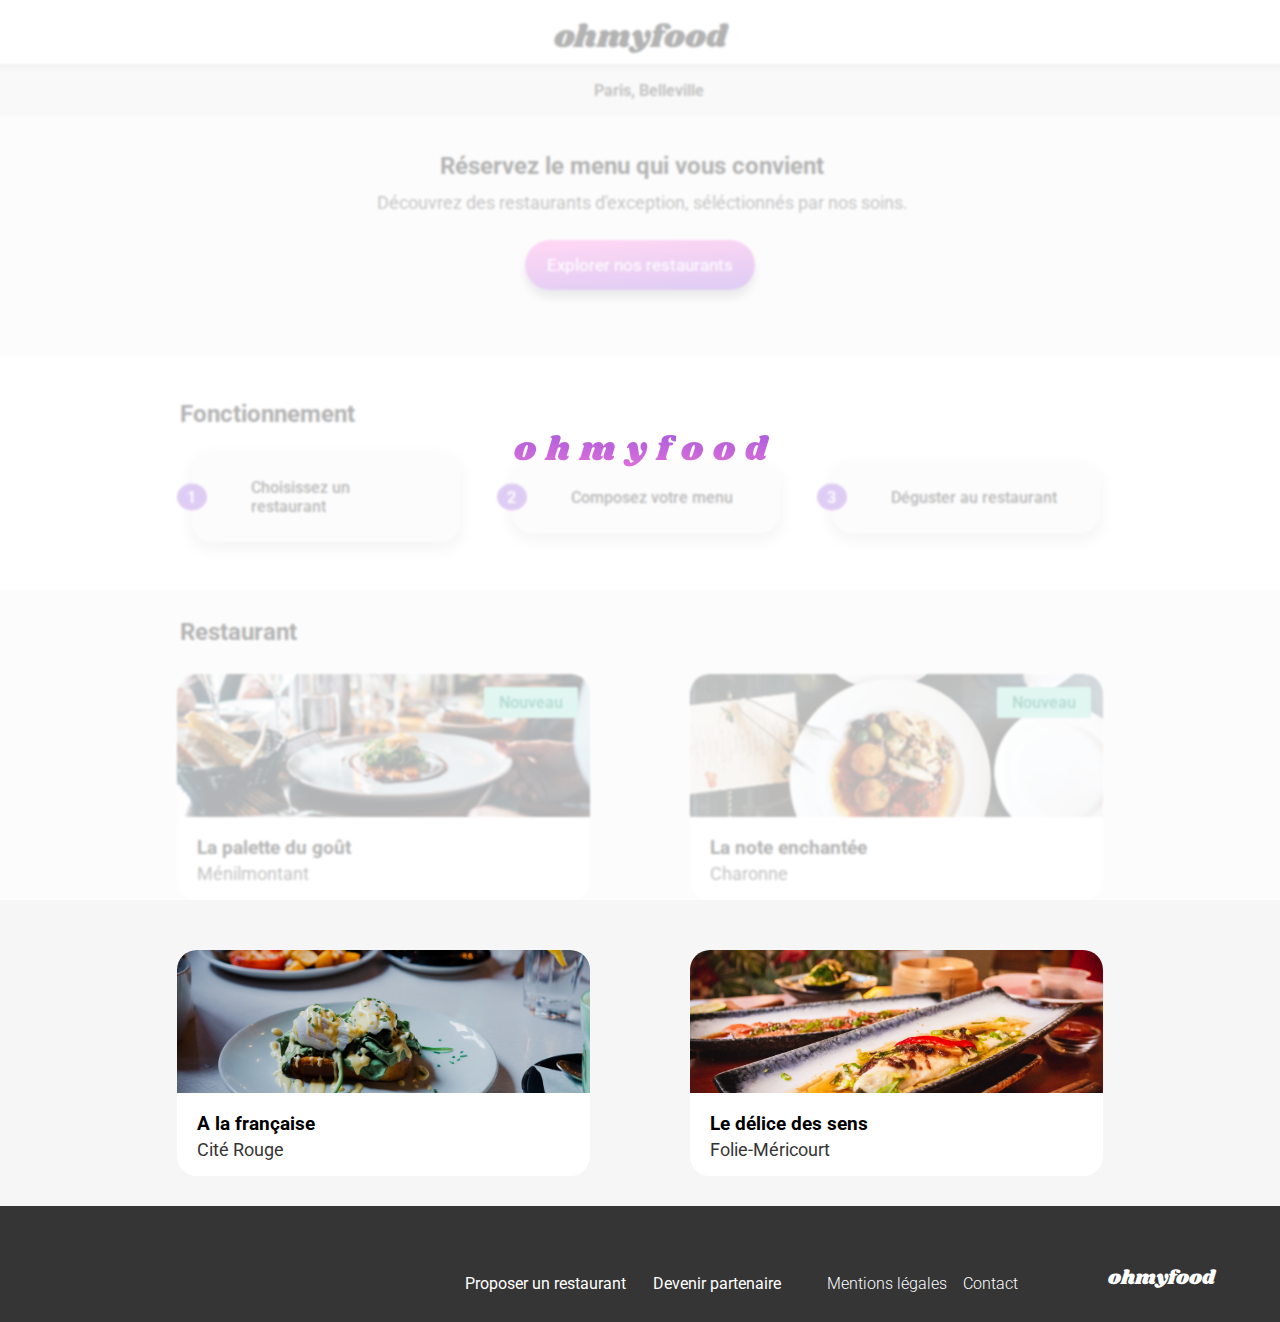
<file: index.html>
<!DOCTYPE html>
<html lang="fr">
<head>
    <meta charset="UTF-8">
    <meta name="viewport" content="width=device-width, initial-scale=1.0">
    <title>Accueil Ohmyfood</title>
    <link rel="preconnect" href="https://fonts.googleapis.com">
    <link rel="preconnect" href="https://fonts.gstatic.com" crossorigin>
    <link href="https://fonts.googleapis.com/css2?family=Roboto:wght@300;400;500;700&display=swap" rel="stylesheet">
    <link href="https://fonts.googleapis.com/css2?family=Shrikhand&display=swap" rel="stylesheet">
    <link rel="stylesheet" href="https://cdnjs.cloudflare.com/ajax/libs/font-awesome/6.2.1/css/all.min.css"
        integrity="sha512-MV7K8+y+gLIBoVD59lQIYicR65iaqukzvf/nwasF0nqhPay5w/9lJmVM2hMDcnK1OnMGCdVK+iQrJ7lzPJQd1w=="
        crossorigin="anonymous" referrerpolicy="no-referrer">
    <link rel="icon" type="Image/png" sizes="16x16" href="assets/images/logo/omf-favicon.png">
    <link rel="stylesheet" href="./assets/css/styles.css">
</head>
<body>
    <div class="loader">
    <span>o</span><span>h</span><span>m</span><span>y</span> 
    <span>f</span><span>o</span><span>o</span><span>d</span> 
    </div> 
    <header>
        <h1>ohmyfood</h1>
    </header>    
        <div class="location">
            <i class="fa-solid fa-location-dot"></i>
            <input type="text" placeholder="Paris, Belleville" id="color">          
        </div>
    <main>
        <section>
            <h2>Réservez le menu qui vous convient</h2>
            <p>Découvrez des restaurants d'exception, séléctionnés par nos soins.</p>
            <a href="#card_menu" class="button">Explorer nos restaurants</a>              
        </section>
            <nav class="fonctionnement">
                <h2>Fonctionnement</h2>
                    <ol>
                    <li><i class="fa-solid fa-mobile-screen-button fa-lg"></i>Choisissez&nbsp;un restaurant</li>
                    <li><i class="fa-solid fa-list fa-lg" ></i>Composez&nbsp;votre menu</li>
                    <li><i class="fa-solid fa-store fa-lg" ></i>Déguster&nbsp;au restaurant</li>
                    </ol>
            </nav>
        <section class="restaurant" id="card_menu"> 
            <h2>Restaurant</h2>
            <div class="container"> 
                <article class="card">
                <a href="menu_La_palette_du_gout.html">
                    <img src="./assets/images/jay-wennington-N_Y88TWmGwA-unsplash.jpg" alt="La palette du gout">
                    <span class="info">Nouveau</span></a>
                    <div class="card-heart">
                        <a href="menu_La_palette_du_gout.html">      
                            <div class="card-txt">
                                <h3>La palette du goût</h3>
                                <p>Ménilmontant</p>
                            </div>
                        </a>        
                        <button class="heart">  
                            <i class="fa-regular fa-heart fa-2x empty-heart"></i>
                            <i class="fa-solid fa-heart fa-2x full-heart"></i>
                        </button>    
                    </div>
                </article>        
                <article class="card">
                <a href="menu_La_note_enchantee.html">
                    <img src="./assets/images/stil-u2Lp8tXIcjw-unsplash.jpg" alt="La palette du gout">
                    <span class="info">Nouveau</span></a>
                    <div class="card-heart">
                        <a href="menu_La_note_enchantee.html">
                            <div class="card-txt">
                                <h3>La note enchantée</h3>
                                <p>Charonne</p>
                            </div>
                        </a>
                        <button class="heart">
                            <i class="fa-regular fa-heart fa-2x empty-heart"></i>
                            <i class="fa-solid fa-heart fa-2x full-heart"></i>
                        </button>
                    </div>    
                </article>         
                <article class="card">
                <a href="menu_A_la_française.html">
                    <img src="./assets/images/toa-heftiba-DQKerTsQwi0-unsplash.jpg" alt="La palette du gout"></a>
                    <div class="card-heart">
                        <a href="menu_A_la_française.html">
                            <div class="card-txt">
                                <h3>A la française</h3>
                                <p>Cité Rouge</p>
                            </div>
                        </a>               
                        <button class="heart">
                            <i class="fa-regular fa-heart fa-2x empty-heart"></i>
                            <i class="fa-solid fa-heart fa-2x full-heart"></i>
                        </button>                         
                    </div>
                </article>        
                <article class="card">
                <a href="menu_Le_delice_des_sens.html">
                    <img src="./assets/images/louis-hansel-shotsoflouis-qNBGVyOCY8Q-unsplash.jpg" alt="La palette du gout"></a>
                    <div class="card-heart">
                        <a href="menu_Le_delice_des_sens.html">
                            <div class="card-txt">
                                <h3>Le délice des sens</h3>
                                <p>Folie-Méricourt</p>
                            </div>
                        </a>               
                        <button class="heart">
                            <i class="fa-regular fa-heart fa-2x empty-heart"></i>
                            <i class="fa-solid fa-heart fa-2x full-heart"></i>
                        </button>        
                    </div>
                </article>         
            </div>
        </section>    
    </main>
    <footer>
        <h3>ohmyfood</h3>
        <ul>
            <li><i class="fa-solid fa-utensils"></i><a class="icon" href="#">Proposer un restaurant</a></li>
            <li><i class="fa-solid fa-handshake-angle fa-xs"></i><a class="icon ga-p" href="#">Devenir partenaire</a></li>
            <li><a href="#">Mentions légales</a></li>
            <li><a href="mailto:ohmyfood@gmail.com">Contact</a></li>
        </ul>
    </footer>    
</body>
</html>
</file>
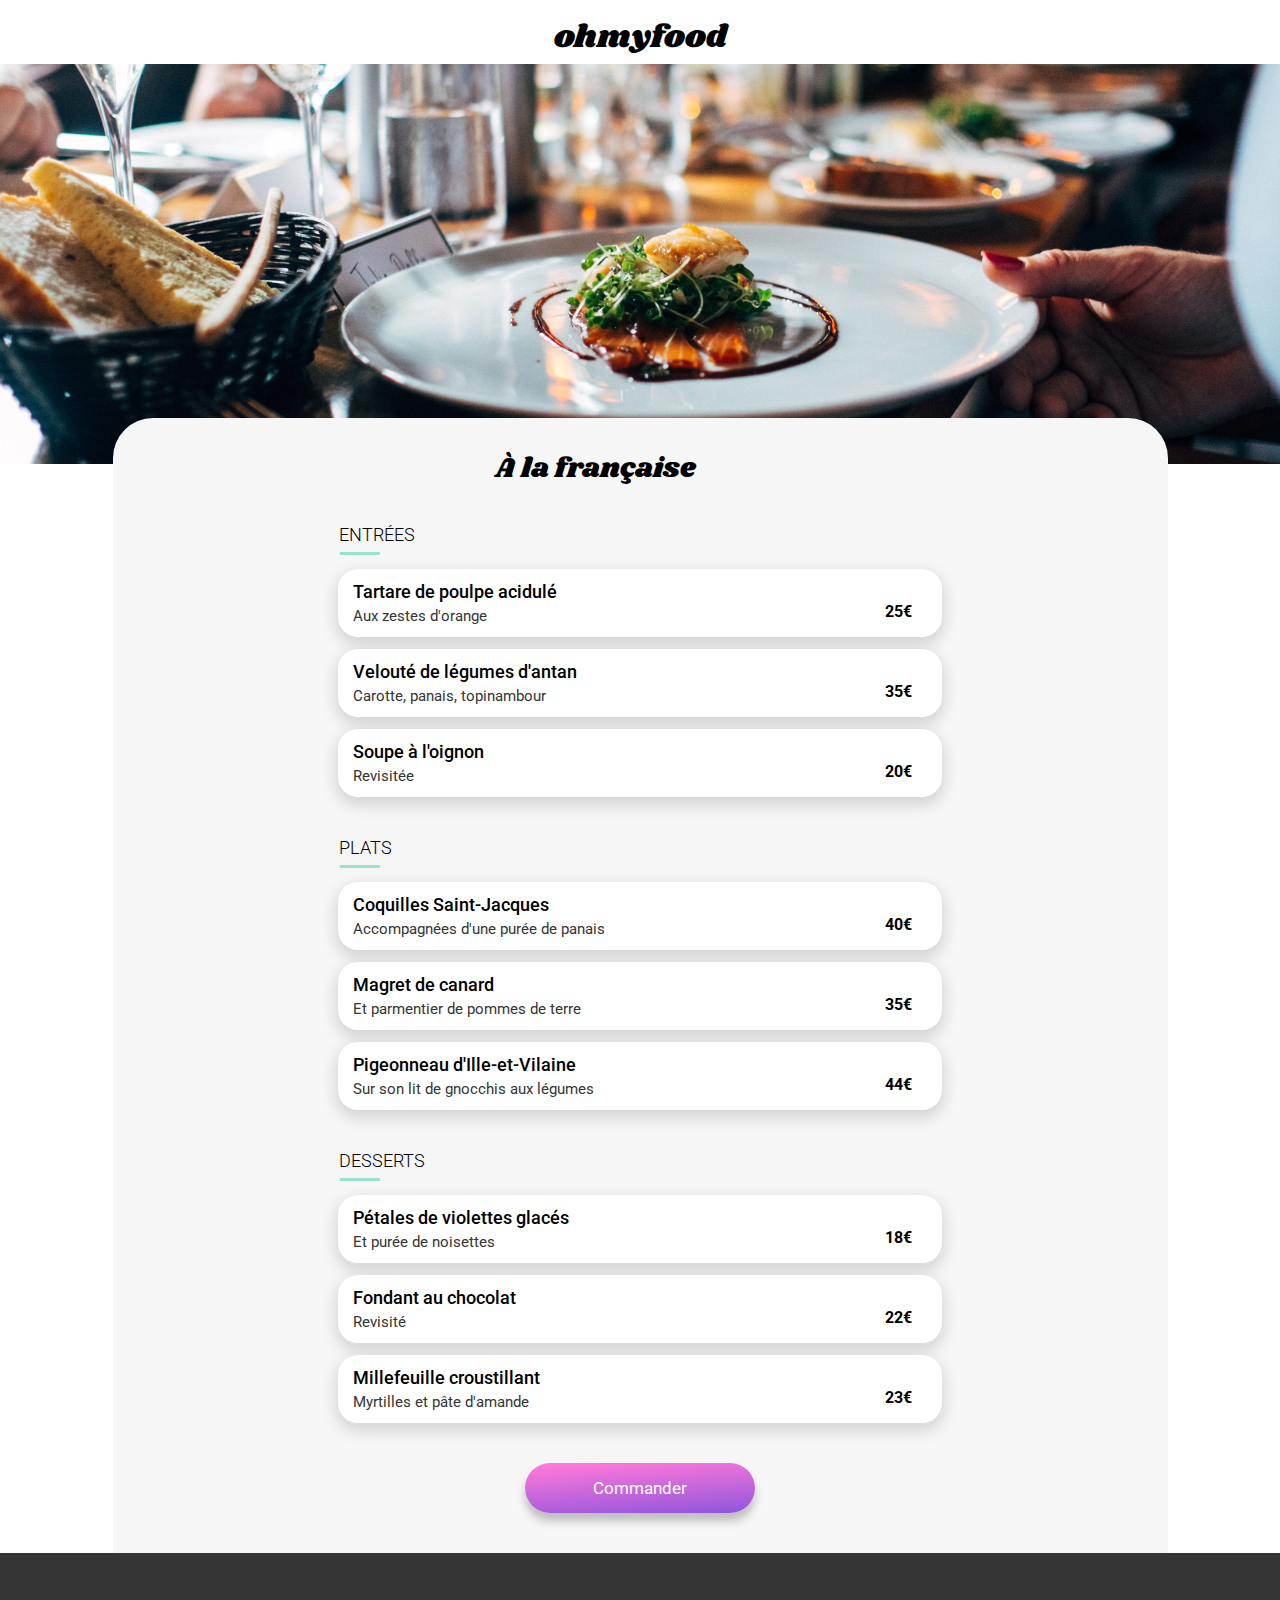
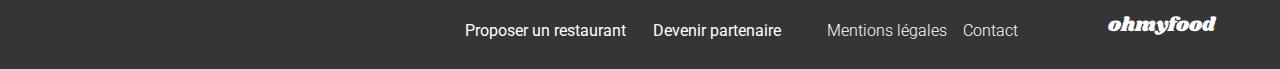
<file: menu_A_la_française.html>
<!DOCTYPE html>
<html lang="fr">
<head>
    <meta charset="UTF-8">
    <meta name="viewport" content="width=device-width, initial-scale=1.0">
    <title>Menu A la française</title>
    <link rel="preconnect" href="https://fonts.googleapis.com">
    <link rel="preconnect" href="https://fonts.gstatic.com" crossorigin>
    <link href="https://fonts.googleapis.com/css2?family=Roboto:wght@300;400;500;700&display=swap" rel="stylesheet">
    <link href="https://fonts.googleapis.com/css2?family=Shrikhand&display=swap" rel="stylesheet">
    <link rel="stylesheet" href="https://cdnjs.cloudflare.com/ajax/libs/font-awesome/6.2.1/css/all.min.css"
        integrity="sha512-MV7K8+y+gLIBoVD59lQIYicR65iaqukzvf/nwasF0nqhPay5w/9lJmVM2hMDcnK1OnMGCdVK+iQrJ7lzPJQd1w=="
        crossorigin="anonymous" referrerpolicy="no-referrer">
    <link rel="icon" type="Image/png" sizes="16x16" href="assets/images/logo/omf-favicon.png">
    <link rel="stylesheet" href="./assets/css/styles.css">
</head>
<body>
    <header>
        <a href="index.html"><i class="fa-solid fa-arrow-left fa-lg"></i></a>
        <h1>ohmyfood</h1>
    </header>
    <img class="pictures" src="./assets/images/jay-wennington-N_Y88TWmGwA-unsplash.jpg" alt="La palette du goût">
    <main>
        <div class="menus">
            <h2 class="title">À la française
                <button class="heart">
                <i class="fa-regular fa-heart fa-2x empty-heart"></i>
                <i class="fa-solid fa-heart fa-2x full-heart"></i>
                </button>
            </h2>    
            <section class="menu">
                <h3>entrées</h3>
                <article class="cards card-1">
                    <div class="content">
                        <h4>Tartare de poulpe acidulé</h4>
                        <div class="text">
                            <p>Aux zestes d'orange</p>
                            <span class="euro">25€</span>
                        </div>
                    </div>    
                    <button><i class="fa-solid fa-circle-check fa-2x"></i></button>
                </article>
                <article class="cards card-2">
                    <div class="content">
                        <h4>Velouté de légumes d'antan</h4>
                        <div class="text">
                            <p>Carotte, panais, topinambour</p>
                            <span class="euro">35€</span>
                        </div>
                    </div>    
                    <button><i class="fa-solid fa-circle-check fa-2x"></i></button>
                </article>
                <article class="cards card-3">
                    <div class="content">
                        <h4>Soupe à l'oignon</h4>
                        <div class="text">
                            <p>Revisitée</p>
                            <span class="euro">20€</span>
                        </div>    
                    </div>    
                    <button><i class="fa-solid fa-circle-check fa-2x"></i></button>
                </article>
            </section>
            <section class="menu">
                <h3>plats</h3>
                <article class="cards card-4">
                    <div class="content">
                        <h4>Coquilles Saint-Jacques</h4>
                        <div class="text">
                            <p>Accompagnées d'une purée de panais</p>
                            <span class="euro">40€</span>
                        </div>    
                    </div>    
                    <button><i class="fa-solid fa-circle-check fa-2x"></i></button>
                </article>
                <article class="cards card-5">
                    <div class="content">
                        <h4>Magret de canard</h4>
                        <div class="text">
                            <p>Et parmentier de pommes de terre</p>
                            <span class="euro">35€</span>
                        </div>    
                    </div>    
                    <button><i class="fa-solid fa-circle-check fa-2x"></i></button>
                </article>
                <article class="cards card-6">
                    <div class="content">
                        <h4>Pigeonneau d'Ille-et-Vilaine</h4>
                        <div class="text">
                            <p>Sur son lit de gnocchis aux légumes</p>
                            <span class="euro">44€</span>
                        </div>    
                    </div>    
                    <button><i class="fa-solid fa-circle-check fa-2x"></i></button>
                </article>
            </section>
            <section class="menu">
                <h3>desserts</h3>
                <article class="cards card-7">
                    <div class="content">
                        <h4>Pétales de violettes glacés</h4>
                        <div class="text">
                            <p>Et purée de noisettes</p>
                            <span class="euro">18€</span>
                        </div>    
                    </div>    
                    <button><i class="fa-solid fa-circle-check fa-2x"></i></button>
                </article>
                <article class="cards card-8">
                    <div class="content">
                        <h4>Fondant au chocolat</h4>
                        <div class="text">
                            <p>Revisité</p>
                            <span class="euro">22€</span>
                        </div>        
                    </div>    
                    <button><i class="fa-solid fa-circle-check fa-2x"></i></button>
                </article>
                <article class="cards card-9">
                    <div class="content">
                        <h4>Millefeuille croustillant</h4>
                        <div class="text">
                            <p>Myrtilles et pâte d'amande</p>
                            <span class="euro">23€</span>
                        </div>    
                    </div>    
                    <button><i class="fa-solid fa-circle-check fa-2x"></i></button>
                </article>
            </section>
            <a href="#" class="button">Commander</a>
        </div>
    </main>
    <footer>
        <h3>ohmyfood</h3>
        <ul>
            <li><i class="fa-solid fa-utensils"></i><a class="icon" href="#">Proposer un restaurant</a></li>
            <li><i class="fa-solid fa-handshake-angle fa-xs"></i><a class="icon ga-p" href="#">Devenir partenaire</a></li>
            <li><a href="#">Mentions légales</a></li>
            <li><a href="mailto:ohmyfood@gmail.com">Contact</a></li>
        </ul>
    </footer>
</body>
</html>
</file>
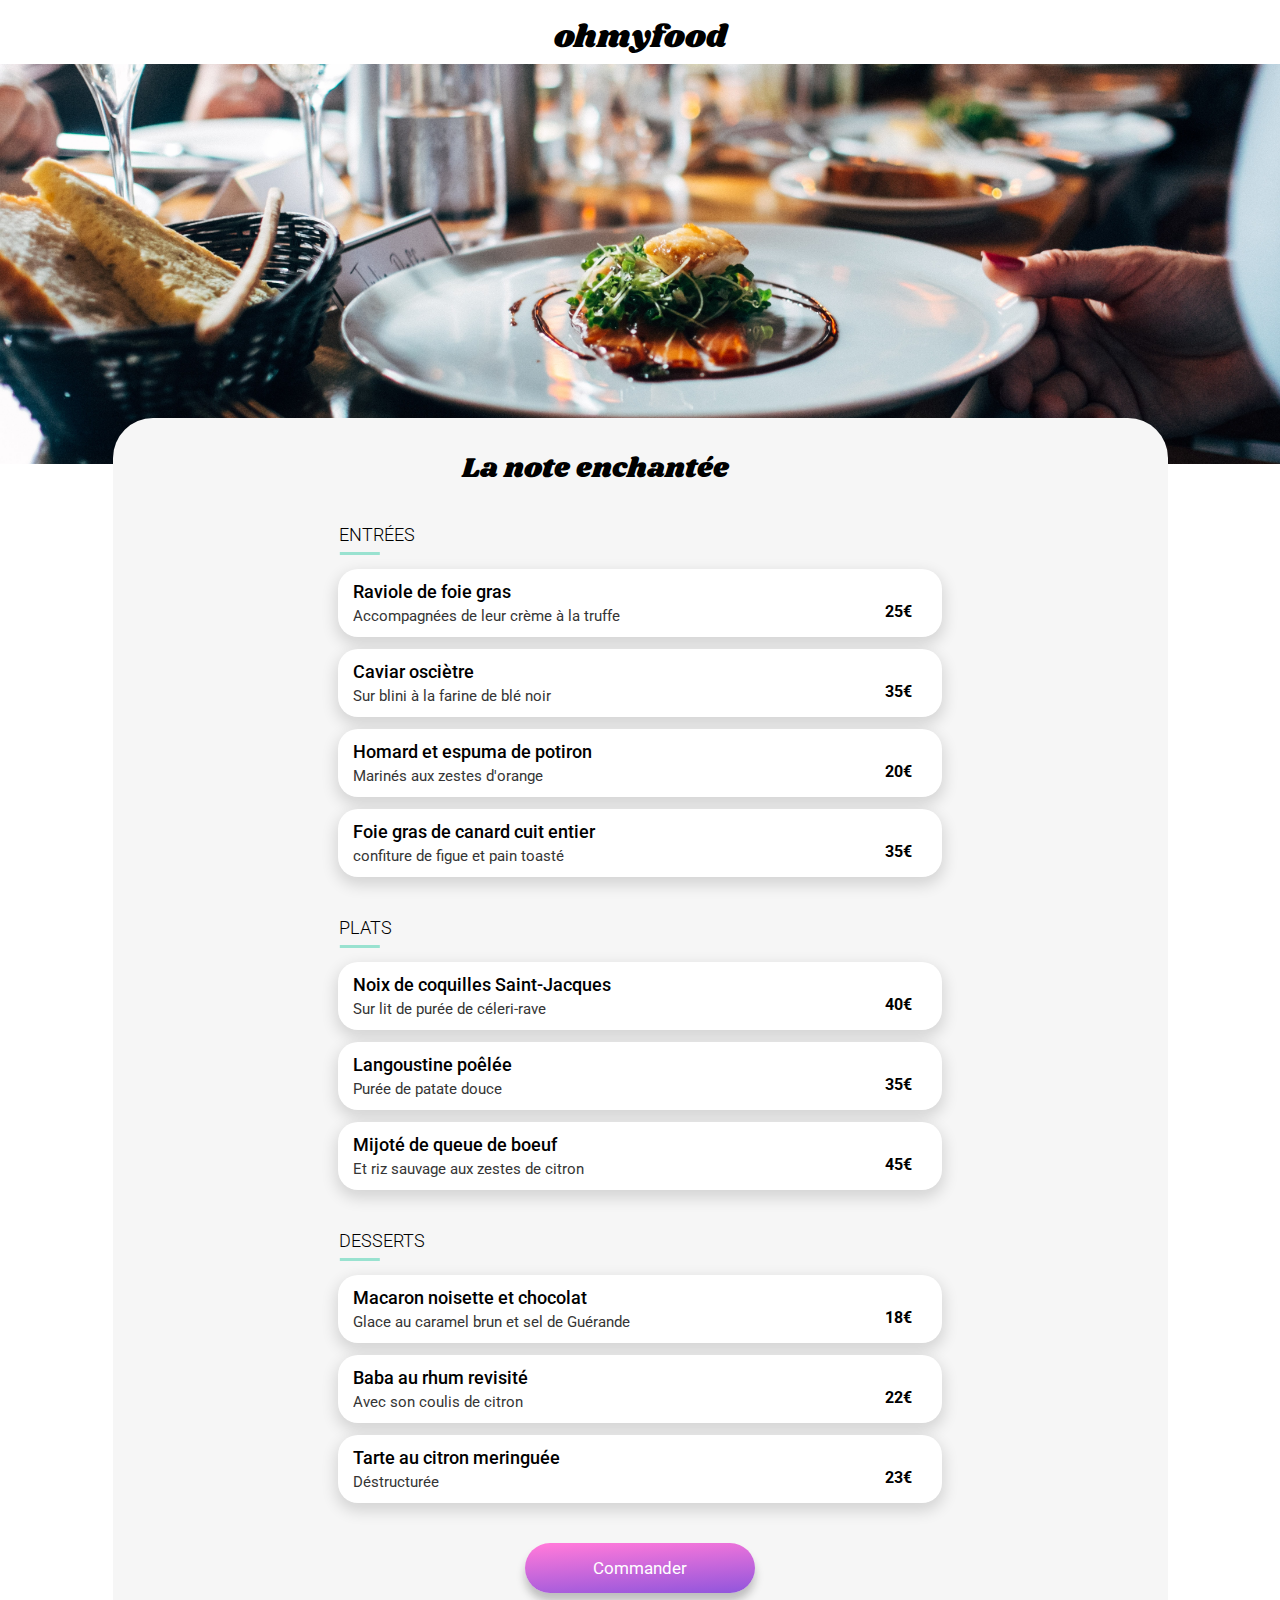
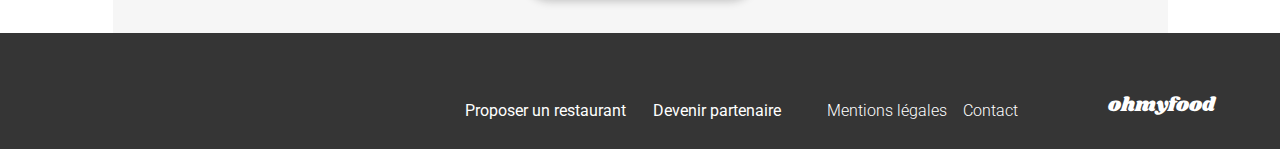
<file: menu_La_note_enchantee.html>
<!DOCTYPE html>
<html lang="fr">
<head>
    <meta charset="UTF-8">
    <meta name="viewport" content="width=device-width, initial-scale=1.0">
    <title>Menu la note enchantée</title>
    <link rel="preconnect" href="https://fonts.googleapis.com">
    <link rel="preconnect" href="https://fonts.gstatic.com" crossorigin>
    <link href="https://fonts.googleapis.com/css2?family=Roboto:wght@300;400;500;700&display=swap" rel="stylesheet">
    <link href="https://fonts.googleapis.com/css2?family=Shrikhand&display=swap" rel="stylesheet">
    <link rel="stylesheet" href="https://cdnjs.cloudflare.com/ajax/libs/font-awesome/6.2.1/css/all.min.css"
        integrity="sha512-MV7K8+y+gLIBoVD59lQIYicR65iaqukzvf/nwasF0nqhPay5w/9lJmVM2hMDcnK1OnMGCdVK+iQrJ7lzPJQd1w=="
        crossorigin="anonymous" referrerpolicy="no-referrer">
    <link rel="icon" type="Image/png" sizes="16x16" href="assets/images/logo/omf-favicon.png">
    <link rel="stylesheet" href="./assets/css/styles.css">
</head>
<body>
    <header>
        <a href="index.html"><i class="fa-solid fa-arrow-left fa-lg"></i></a>
        <h1>ohmyfood</h1>
    </header>
    <img class="pictures" src="./assets/images/jay-wennington-N_Y88TWmGwA-unsplash.jpg" alt="La palette du goût">
    <main>
        <div class="menus">
            <h2 class="title">La note enchantée
                <button class="heart">
                <i class="fa-regular fa-heart fa-2x empty-heart"></i>
                <i class="fa-solid fa-heart fa-2x full-heart"></i>
                </button>
            </h2>    
            <section class="menu">
                <h3>entrées</h3>
                <article class="cards card-1">
                    <div class="content">
                        <h4>Raviole de foie gras</h4>
                        <div class="text">
                            <p>Accompagnées de leur crème à la truffe</p>
                            <span class="euro">25€</span>
                        </div>
                    </div>    
                    <button><i class="fa-solid fa-circle-check fa-2x"></i></button>
                </article>
                <article class="cards card-2">
                    <div class="content">
                        <h4>Caviar osciètre</h4>
                        <div class="text">
                            <p>Sur blini à la farine de blé noir</p>
                            <span class="euro">35€</span>
                        </div>    
                    </div>    
                    <button><i class="fa-solid fa-circle-check fa-2x"></i></button>
                </article>
                <article class="cards card-3">
                    <div class="content">
                        <h4>Homard et espuma de potiron</h4>
                        <div class="text">
                            <p>Marinés aux zestes d'orange</p>
                            <span class="euro">20€</span>
                        </div>    
                    </div>    
                    <button><i class="fa-solid fa-circle-check fa-2x"></i></button>
                </article>
                <article class="cards card-4">
                    <div class="content">
                        <h4>Foie gras de canard cuit entier</h4>
                        <div class="text">
                            <p>confiture de figue et pain toasté</p>
                            <span class="euro">35€</span>
                        </div>    
                    </div>    
                    <button><i class="fa-solid fa-circle-check fa-2x"></i></button>
                </article>
            </section>
            <section class="menu">
                <h3>plats</h3>
                <article class="cards card-5">
                    <div class="content">
                        <h4>Noix de coquilles Saint-Jacques</h4>
                        <div class="text">
                            <p>Sur lit de purée de céleri-rave</p>
                            <span class="euro">40€</span>
                        </div>    
                    </div>    
                    <button><i class="fa-solid fa-circle-check fa-2x"></i></button>
                </article>
                <article class="cards card-6">
                    <div class="content">
                        <h4>Langoustine poêlée</h4>
                        <div class="text">
                            <p>Purée de patate douce</p>
                            <span class="euro">35€</span>
                        </div>
                    </div>        
                    <button><i class="fa-solid fa-circle-check fa-2x"></i></button>
                </article>
                <article class="cards card-7">
                    <div class="content">
                        <h4>Mijoté de queue de boeuf</h4>
                        <div class="text">
                            <p>Et riz sauvage aux zestes de citron</p>
                            <span class="euro">45€</span>
                        </div>    
                    </div>    
                    <button><i class="fa-solid fa-circle-check fa-2x"></i></button>
                </article>
            </section>
            <section class="menu">
                <h3>desserts</h3>
                <article class="cards card-8">
                    <div class="content">
                        <h4>Macaron noisette et chocolat</h4>
                        <div class="text">
                            <p>Glace au caramel brun et sel de Guérande</p>
                            <span class="euro">18€</span>
                        </div>    
                    <button><i class="fa-solid fa-circle-check fa-2x"></i></button>
                </article>
                <article class="cards card-9">
                    <div class="content">
                        <h4>Baba au rhum revisité</h4>
                        <div class="text">
                            <p>Avec son coulis de citron</p>
                            <span class="euro">22€</span>
                        </div>    
                    <button><i class="fa-solid fa-circle-check fa-2x"></i></button>
                </article>
                <article class="cards card-10">
                    <div class="content">
                        <h4>Tarte au citron meringuée</h4>
                        <div class="text">
                            <p>Déstructurée</p>
                            <span class="euro">23€</span>
                        </div>    
                    <button><i class="fa-solid fa-circle-check fa-2x"></i></button>
                </article>
            </section>
            <a href="#" class="button">Commander</a>
        </div>
    </main>
    <footer>
        <h3>ohmyfood</h3>
        <ul>
            <li><i class="fa-solid fa-utensils"></i><a class="icon" href="#">Proposer un restaurant</a></li>
            <li><i class="fa-solid fa-handshake-angle fa-xs"></i><a class="icon ga-p" href="#">Devenir partenaire</a></li>
            <li><a href="#">Mentions légales</a></li>
            <li><a href="mailto:ohmyfood@gmail.com">Contact</a></li>
        </ul>
    </footer>
</body>
</html>
</file>
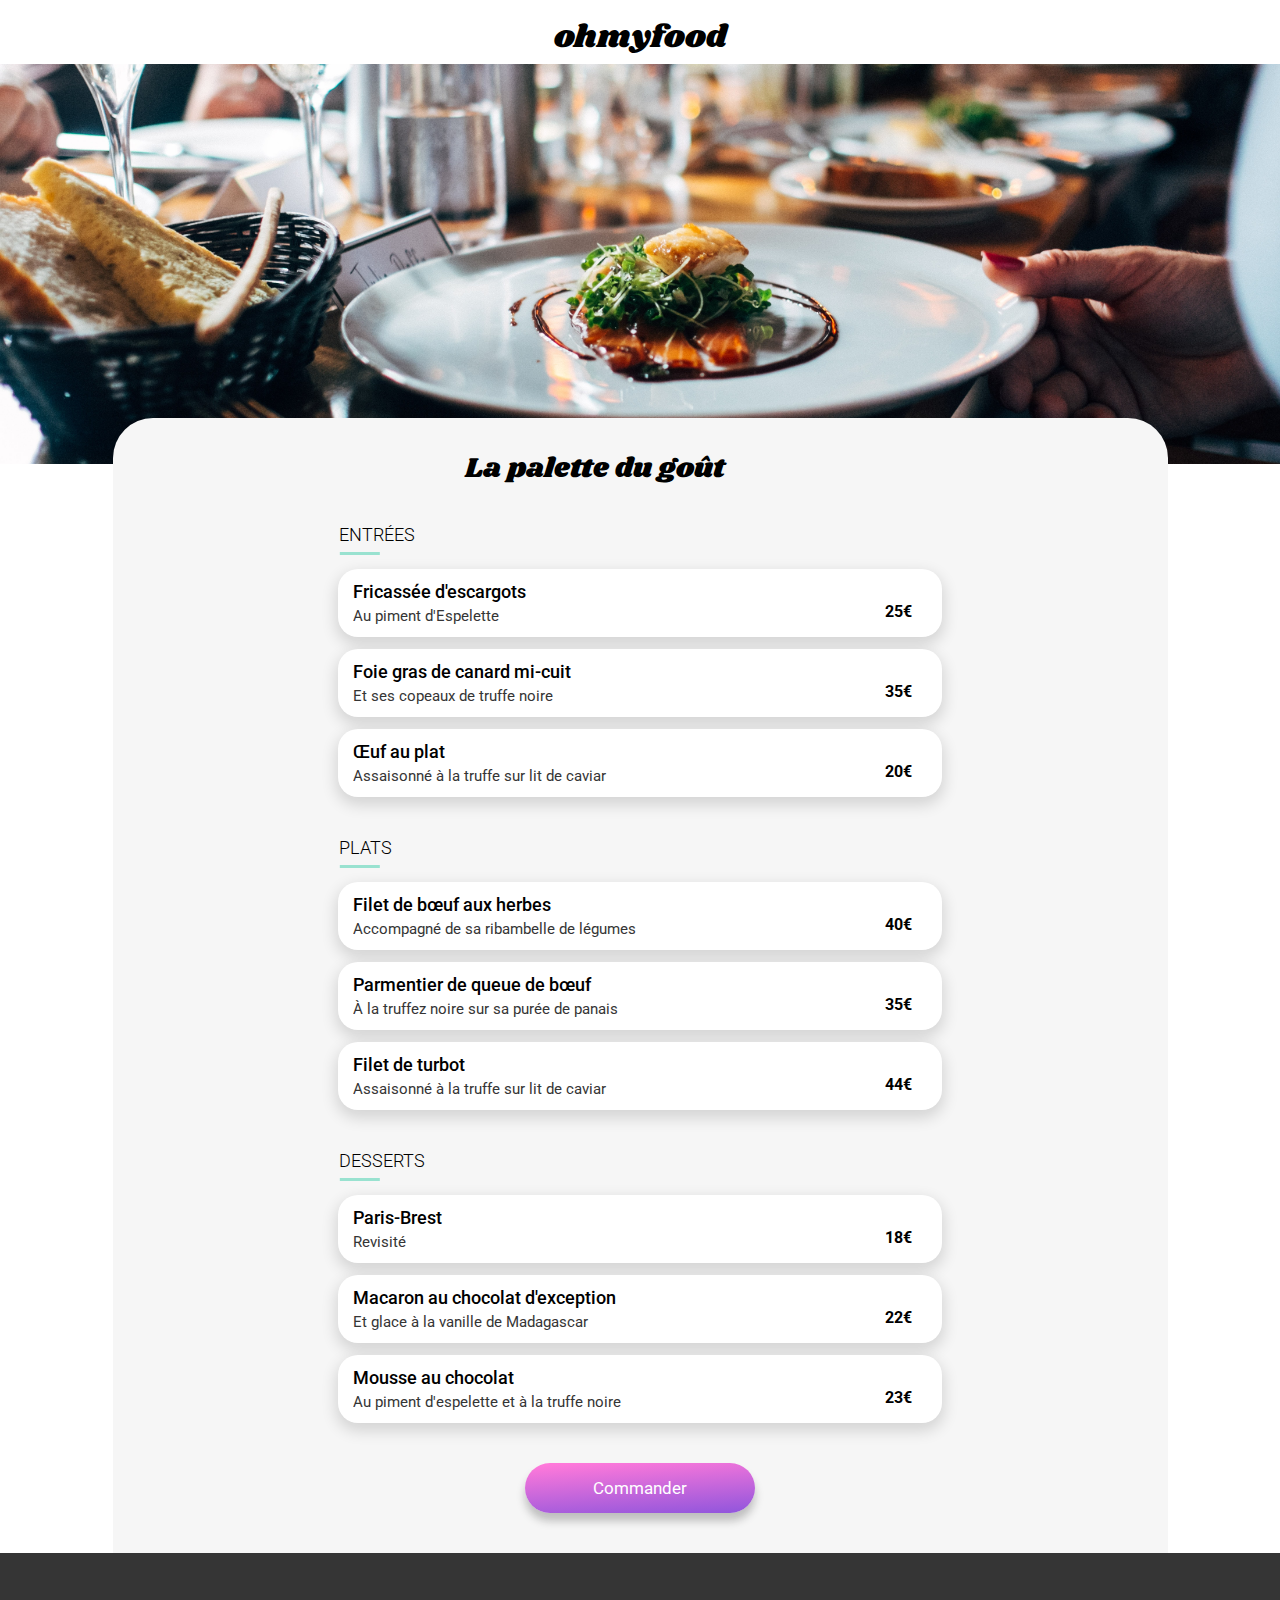
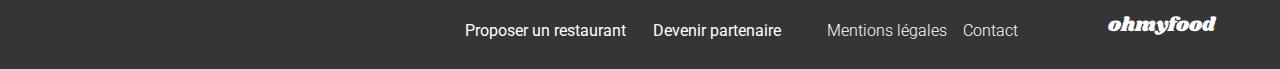
<file: menu_La_palette_du_gout.html>
<!DOCTYPE html>
<html lang="fr">
<head>
    <meta charset="UTF-8">
    <meta name="viewport" content="width=device-width, initial-scale=1.0">
    <title>Menu la pallette du goût</title>
    <link rel="preconnect" href="https://fonts.googleapis.com">
    <link rel="preconnect" href="https://fonts.gstatic.com" crossorigin>
    <link href="https://fonts.googleapis.com/css2?family=Roboto:wght@300;400;500;700&display=swap" rel="stylesheet">
    <link href="https://fonts.googleapis.com/css2?family=Shrikhand&display=swap" rel="stylesheet">
    <link rel="stylesheet" href="https://cdnjs.cloudflare.com/ajax/libs/font-awesome/6.2.1/css/all.min.css"
        integrity="sha512-MV7K8+y+gLIBoVD59lQIYicR65iaqukzvf/nwasF0nqhPay5w/9lJmVM2hMDcnK1OnMGCdVK+iQrJ7lzPJQd1w=="
        crossorigin="anonymous" referrerpolicy="no-referrer">
    <link rel="icon" type="Image/png" sizes="16x16" href="assets/images/logo/omf-favicon.png">
    <link rel="stylesheet" href="./assets/css/styles.css">
</head>
<body>
    <header>
        <a href="index.html"><i class="fa-solid fa-arrow-left fa-lg"></i></a>
        <h1>ohmyfood</h1>
    </header>
    <img class="pictures" src="./assets/images/jay-wennington-N_Y88TWmGwA-unsplash.jpg" alt="La palette du goût">
    <main>
        <div class="menus">
            <h2 class="title">La palette du goût
                <button class="heart">
                <i class="fa-regular fa-heart fa-2x empty-heart"></i>
                <i class="fa-solid fa-heart fa-2x full-heart"></i>
                </button>
            </h2>    
            <section class="menu">
                <h3>entrées</h3>
                <article class="cards card-1" >
                    <div class="content">
                        <h4>Fricassée d'escargots</h4>
                        <div class="text">
                            <p>Au piment d'Espelette</p>
                            <span class="euro">25€</span>
                        </div>    
                    </div>    
                    <button><i class="fa-solid fa-circle-check fa-2x"></i></button>
                </article>
                <article class="cards card-2">
                    <div class="content">
                        <h4>Foie gras de canard mi-cuit</h4>
                        <div class="text">
                            <p>Et ses copeaux de truffe noire</p>
                            <span class="euro">35€</span>
                        </div>    
                    </div>
                    <button><i class="fa-solid fa-circle-check fa-2x"></i></button>
                </article>
                <article class="cards card-3">
                    <div class="content">
                        <h4>Œuf au plat </h4>
                        <div class="text">
                            <p>Assaisonné à la truffe sur lit de caviar</p>
                            <span class="euro">20€</span>
                        </div>    
                    </div>
                    <button><i class="fa-solid fa-circle-check fa-2x"></i></button>
                </article>
            </section>
            <section class="menu">
                <h3>plats</h3>
                <article class="cards card-4">
                    <div class="content">
                        <h4>Filet de bœuf aux herbes</h4>
                        <div class="text">
                            <p>Accompagné de sa ribambelle de légumes</p>
                            <span class="euro">40€</span>
                        </div>
                    </div>    
                    <button><i class="fa-solid fa-circle-check fa-2x"></i></button>
                </article>
                <article class="cards card-5">
                    <div class="content">
                        <h4>Parmentier de queue de bœuf</h4>
                        <div class="text">
                            <p>À la truffez noire sur sa purée de panais</p>
                            <span class="euro">35€</span>
                        </div>    
                    </div>
                    <button><i class="fa-solid fa-circle-check fa-2x"></i></button>
                </article>
                <article class="cards card-6">
                    <div class="content">
                        <h4>Filet de turbot</h4>
                        <div class="text">
                            <p>Assaisonné à la truffe sur lit de caviar</p>
                            <span class="euro">44€</span>
                        </div>    
                    </div>
                    <button><i class="fa-solid fa-circle-check fa-2x"></i></button>
                </article>
            </section>
            <section class="menu">
                <h3>desserts</h3>
                <article class="cards card-7">
                    <div class="content">
                        <h4>Paris-Brest</h4>
                        <div class="text">
                            <p>Revisité</p>
                            <span class="euro">18€</span>
                        </div>    
                    </div>
                    <button><i class="fa-solid fa-circle-check fa-2x"></i></button>
                </article>
                <article class="cards card-8">
                    <div class="content">
                        <h4>Macaron au chocolat d'exception</h4>
                        <div class="text">
                            <p>Et glace à la vanille de Madagascar</p>
                            <span class="euro">22€</span>
                        </div>    
                    </div>
                    <button><i class="fa-solid fa-circle-check fa-2x"></i></button> 
                </article>
                <article class="cards card-9">
                    <div class="content">
                        <h4>Mousse au chocolat</h4>
                        <div class="text">
                            <p>Au piment d'espelette et à la truffe noire</p>
                            <span class="euro">23€</span>
                        </div>    
                    </div>
                    <button><i class="fa-solid fa-circle-check fa-2x"></i></button>
                </article>
            </section>
            <a href="#" class="button">Commander</a>
        </div>
    </main>
    <footer>
        <h3>ohmyfood</h3>
        <ul>
            <li><i class="fa-solid fa-utensils"></i><a class="icon" href="#">Proposer un restaurant</a></li>
            <li><i class="fa-solid fa-handshake-angle fa-xs"></i><a class="icon ga-p" href="#">Devenir partenaire</a></li>
            <li><a href="#">Mentions légales</a></li>
            <li><a href="mailto:ohmyfood@gmail.com">Contact</a></li>
        </ul>
    </footer>
</body>
</html>
</file>
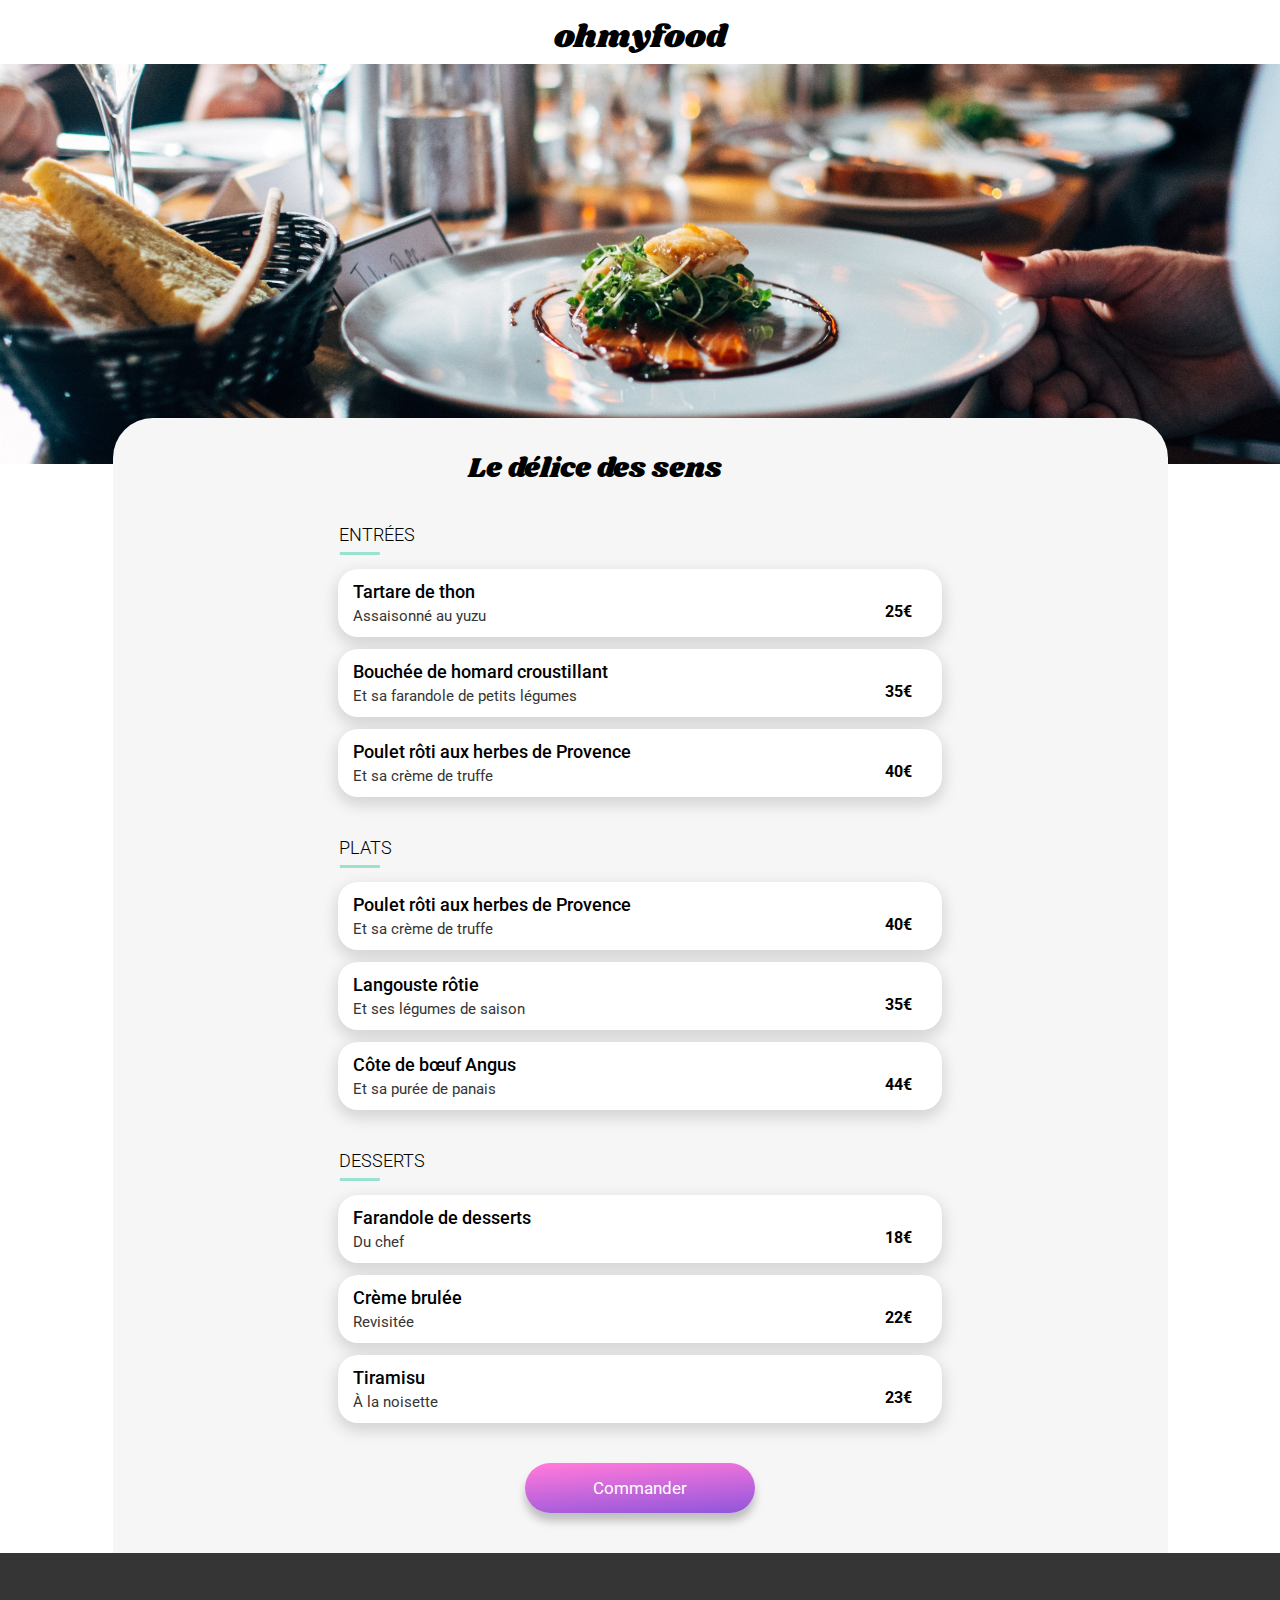
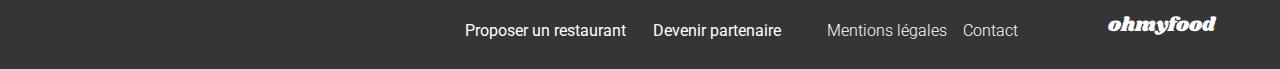
<file: menu_Le_delice_des_sens.html>
<!DOCTYPE html>
<html lang="fr">
<head>
    <meta charset="UTF-8">
    <meta name="viewport" content="width=device-width, initial-scale=1.0">
    <title>Menu le delice des sens</title>
    <link rel="preconnect" href="https://fonts.googleapis.com">
    <link rel="preconnect" href="https://fonts.gstatic.com" crossorigin>
    <link href="https://fonts.googleapis.com/css2?family=Roboto:wght@300;400;500;700&display=swap" rel="stylesheet">
    <link href="https://fonts.googleapis.com/css2?family=Shrikhand&display=swap" rel="stylesheet">
    <link rel="stylesheet" href="https://cdnjs.cloudflare.com/ajax/libs/font-awesome/6.2.1/css/all.min.css"
        integrity="sha512-MV7K8+y+gLIBoVD59lQIYicR65iaqukzvf/nwasF0nqhPay5w/9lJmVM2hMDcnK1OnMGCdVK+iQrJ7lzPJQd1w=="
        crossorigin="anonymous" referrerpolicy="no-referrer">
    <link rel="icon" type="Image/png" sizes="16x16" href="assets/images/logo/omf-favicon.png">    
    <link rel="stylesheet" href="./assets/css/styles.css">
</head>
<body>
    <header>
        <a href="index.html"><i class="fa-solid fa-arrow-left fa-lg"></i></a>
        <h1>ohmyfood</h1>
    </header>
    <img class="pictures" src="./assets/images/jay-wennington-N_Y88TWmGwA-unsplash.jpg" alt="La palette du goût">
    <main>
        <div class="menus">
            <h2 class="title">Le délice des sens
                <button class="heart">
                <i class="fa-regular fa-heart fa-2x empty-heart"></i>
                <i class="fa-solid fa-heart fa-2x full-heart"></i>
                </button>
            </h2>    
            <section class="menu">
                <h3>entrées</h3>
                <article class="cards card-1">
                    <div class="content">
                        <h4>Tartare de thon</h4>
                        <div class="text">
                            <p>Assaisonné au yuzu</p>
                            <span class="euro">25€</span>
                        </div>
                    </div>        
                    <button><i class="fa-solid fa-circle-check fa-2x"></i></button>
                </article>
                <article class="cards card-2">
                    <div class="content">
                        <h4>Bouchée de homard croustillant</h4>
                        <div class="text">
                            <p>Et sa farandole de petits légumes</p>
                            <span class="euro">35€</span>
                        </div>
                    </div>        
                    <button><i class="fa-solid fa-circle-check fa-2x"></i></button>
                </article>
                <article class="cards card-3">
                    <div class="content">
                        <h4>Poulet rôti aux herbes de Provence </h4>
                        <div class="text">
                            <p>Et sa crème de truffe</p>
                            <span class="euro">40€</span>
                        </div>
                    </div>        
                    <button><i class="fa-solid fa-circle-check fa-2x"></i></button>
                </article>
            </section>
            <section class="menu">
                <h3>plats</h3>
                <article class="cards card-4">
                    <div class="content">
                        <h4>Poulet rôti aux herbes de Provence</h4>
                        <div class="text">
                            <p>Et sa crème de truffe</p>
                            <span class="euro">40€</span>
                        </div>
                    </div>        
                    <button><i class="fa-solid fa-circle-check fa-2x"></i></button>
                </article>
                <article class="cards card-5">
                    <div class="content">
                        <h4>Langouste rôtie</h4>
                        <div class="text">
                            <p>Et ses légumes de saison</p>
                            <span class="euro">35€</span>
                        </div>    
                    </div>    
                    <button><i class="fa-solid fa-circle-check fa-2x"></i></button>
                </article>
                <article class="cards card-6">
                    <div class="content">
                        <h4>Côte de bœuf Angus</h4>
                        <div class="text">
                            <p>Et sa purée de panais</p>
                            <span class="euro">44€</span>
                        </div>    
                    </div>    
                    <button><i class="fa-solid fa-circle-check fa-2x"></i></button>
                </article>
            </section>
            <section class="menu">
                <h3>desserts</h3>
                <article class="cards card-7">
                    <div class="content">
                        <h4>Farandole de desserts</h4>
                        <div class="text">
                            <p>Du chef</p>
                            <span class="euro">18€</span>
                        </div>    
                    </div>    
                    <button><i class="fa-solid fa-circle-check fa-2x"></i></button>
                </article>
                <article class="cards card-8">
                    <div class="content">
                        <h4>Crème brulée</h4>
                        <div class="text">
                            <p>Revisitée</p>
                            <span class="euro">22€</span>
                        </div>
                    </div>        
                    <button><i class="fa-solid fa-circle-check fa-2x"></i></button>
                </article>
                <article class="cards card-9">
                    <div class="content">
                        <h4>Tiramisu</h4>
                        <div class="text">
                            <p>À la noisette</p>
                            <span class="euro">23€</span>
                        </div>    
                    </div>    
                    <button><i class="fa-solid fa-circle-check fa-2x"></i></button>
                </article>
            </section>
            <a href="#" class="button">Commander</a>
        </div>
    </main>
    <footer>
        <h3>ohmyfood</h3>
        <ul>
            <li><i class="fa-solid fa-utensils"></i><a class="icon" href="#">Proposer un restaurant</a></li>
            <li><i class="fa-solid fa-handshake-angle fa-xs"></i><a class="icon ga-p" href="#">Devenir partenaire</a></li>
            <li><a href="#">Mentions légales</a></li>
            <li><a href="mailto:ohmyfood@gmail.com">Contact</a></li>
        </ul>
    </footer>
</body>
</html>
</file>
<file: assets/css/styles.css>
* {
  font-family: "Roboto", sans-serif;
}

a {
  color: inherit;
  text-decoration: none;
}

body, main, footer, article {
  margin: 0 auto;
  padding: 0;
  max-width: 1440px;
  box-sizing: border-box;
}

h1, h2, h3, h4, p, ol, ul, li, a, img {
  margin: 0;
  padding: 0;
  list-style: none;
}

input {
  border-radius: 0;
  padding: 0;
}

/**************  loader ****************/
@keyframes loader {
  0% {
    transform: translateY(0);
  }
  25% {
    transform: translateY(-30px);
  }
  50% {
    transform: translateY(0);
  }
  75% {
    transform: translateY(30px);
  }
  100% {
    transform: translateY(0);
  }
}
@keyframes loaderRemove {
  0% {
    opacity: 1;
  }
  75% {
    opacity: 1;
  }
  100% {
    opacity: 0;
    display: none;
    pointer-events: none;
  }
}
.loader {
  inset: 0;
  background: rgba(255, 255, 255, 0.7);
  backdrop-filter: blur(1px);
  position: fixed;
  z-index: 99999;
  display: flex;
  justify-content: center;
  align-items: center;
  height: 100vh;
  animation: loaderRemove 3s forwards;
}

.loader span {
  font-size: 34px;
  font-weight: 400;
  font-family: "Shrikhand", sans-serif;
  padding: 0 5px;
  background: linear-gradient(193deg, #9356DC -11.44%, #FF79DA 123.93%);
  background-clip: content-box;
  -webkit-background-clip: text;
  -webkit-text-fill-color: transparent;
  animation: loader 650ms ease-in-out 3;
  opacity: 1;
}

.loader span:nth-child(1) {
  animation-delay: 0.1s;
}

.loader span:nth-child(2) {
  animation-delay: 0.2s;
}

.loader span:nth-child(3) {
  animation-delay: 0.3s;
}

.loader span:nth-child(4) {
  animation-delay: 0.4s;
}

.loader span:nth-child(5) {
  animation-delay: 0.5s;
}

.loader span:nth-child(6) {
  animation-delay: 0.6s;
}

.loader span:nth-child(7) {
  animation-delay: 0.7s;
}

.loader span:nth-child(8) {
  animation-delay: 0.8s;
}

/* Colors */
/* Colors-background */
/* Font size  */
/* breakpoints */
/*************** heart **************/
/************* Header & Location ************/
header {
  display: flex;
  justify-content: center;
  padding-top: 14px;
  padding-bottom: 3px;
}
header h1 {
  font-family: "Shrikhand", sans-serif;
  font-weight: 400;
}
@media only screen and (min-width: 1440px) {
  header h1 {
    font-size: 36px;
  }
}
@media only screen and (min-width: 1440px) {
  header {
    justify-content: center;
    align-items: center;
    padding: 0;
    height: 96px;
  }
}

.location {
  display: flex;
  justify-content: center;
  align-items: center;
  width: 100%;
  background-color: #EAEAEA;
  box-shadow: inset 0px 24px 5px -20px rgba(0, 0, 0, 0.1), 0px 10px 15px -3px rgba(0, 0, 0, 0.1);
  gap: 17px;
  padding: 17px 0;
}
@media only screen and (min-width: 1440px) {
  .location {
    box-shadow: none;
  }
}
.location .fa-location-dot {
  color: #353535;
}
.location input {
  border: none;
  font-size: 16px;
}
.location input::placeholder {
  text-align: center;
  background-color: #EAEAEA;
  color: #353535;
  font-style: normal;
  font-weight: bold;
}
.location input#color {
  width: 120px;
  height: 18px;
  background-color: #EAEAEA;
  font-weight: bold;
}

/************** homepage *****************/
section {
  background-color: #F6F6F6;
  padding-bottom: 66px;
}
section h2 {
  text-align: center;
  font-size: 24px;
  font-weight: 700;
  padding: 36px 58px 12px 42px;
}
section p {
  text-align: center;
  font-size: 18px;
  color: #353535;
  margin: 0 30px 27px 34px;
}

nav h2 {
  margin-left: 20px;
  padding: 44px 0 24px 0;
}
nav ol {
  display: flex;
  flex-direction: column;
  align-items: center;
  counter-reset: nbr;
}

.restaurant {
  display: flex;
  flex-direction: column;
  background-color: #F6F6F6;
  margin-top: 42px;
}
.restaurant h2 {
  text-align: start;
  font-size: 24px;
  margin-left: 20px;
  padding: 48px 0 24px 0;
}

@media only screen and (min-width: 1024px) {
  .fonctionnement, .restaurant {
    width: 75%;
    margin: 0 auto;
  }
  nav ol {
    display: flex;
    flex-direction: row;
    justify-content: center;
  }
  .restaurant {
    margin-top: 20px;
    padding: 0 12.5%;
  }
  .restaurant h2 {
    padding: 28px 0 0 0;
  }
}
@media only screen and (min-width: 1440px) {
  section {
    padding-bottom: 30px;
  }
  section h2 {
    font-size: 40px;
    padding: 30px 0;
  }
  nav ol {
    padding: 0 20px 20px 0;
    text-align: center;
  }
  .restaurant {
    margin-top: 0;
    padding: 0 180px;
  }
}
/***************  buttons ******************/
.button {
  display: block;
  text-align: center;
  width: 218px;
  border: none;
  border-radius: 30px;
  background: linear-gradient(356deg, #9356DC 3%, #FF79DA 95%);
  box-shadow: 0 8px 8px 0 rgba(24, 23, 23, 0.25);
  color: white;
  font-size: 17.4px;
  padding: 15px 6px;
  margin: 0 auto auto;
  cursor: pointer;
}
.button:hover {
  background: linear-gradient(356deg, #a16be0, #ff93e1);
}

nav ol li {
  display: flex;
}
nav ol li::before {
  display: inline-block;
  width: 16px;
  color: white;
  background-color: #9356DC;
  border-radius: 50%;
  padding: 4px 4px 4px 10px;
  font-size: 16px;
  content: counter(nbr);
  position: absolute;
  top: 50%;
  left: 0;
  text-align: left;
  transform: translate(-15px, -50%);
}

nav li {
  display: inline-block;
  align-items: center;
  width: 240px;
  padding: 26px 40px 26px 39px;
  background: #F6F6F6;
  box-shadow: 0px 6px 15px 2px rgba(0, 0, 0, 0.14);
  border-radius: 20px;
  margin: 0px 20px 28px 32px;
  counter-increment: nbr;
  position: relative;
  font-weight: 500;
  color: #101010;
  cursor: pointer;
  gap: 20px;
}

.fa-mobile-screen-button, .fa-list {
  color: #7E7E7E;
}

.fa-store {
  color: #9356DC;
}

/****************   cards  ***************/
.container {
  display: flex;
  flex-direction: column;
  margin: 0 17px;
  gap: 18px;
}
.container .card {
  display: flex;
  flex-direction: column;
  background-color: white;
  border-radius: 20px;
  position: relative;
  transition: 0.2s ease-in-out;
}
.container .card img {
  width: 100%;
  object-fit: cover;
  aspect-ratio: 26/9;
  border-top-left-radius: 20px;
  border-top-right-radius: 20px;
}
.container .card .info {
  position: absolute;
  width: 82px;
  top: 13px;
  right: 12px;
  font-weight: 500;
  text-align: center;
  font-size: 16px;
  padding: 6px;
  color: #008766;
  background-color: #99E2D0;
  border-radius: 2px;
}
.container .card .card-heart {
  display: flex;
  justify-content: space-between;
}
.container .card .card-txt {
  padding: 16px 0 16px 20px;
}
.container .card:hover {
  box-shadow: 0 8px 16px 6px rgba(0, 0, 0, 0.2);
}
.container .card h3 {
  margin-bottom: 4px;
}
.container .card p {
  text-align: start;
  margin: 0;
}
.container .card .heart {
  position: relative;
  width: 50px;
  border: none;
  background-color: transparent;
  overflow: hidden;
  cursor: pointer;
}
.container .card .heart .empty-heart {
  position: absolute;
  left: 0px;
  bottom: 35px;
}
.container .card .heart .full-heart {
  position: absolute;
  opacity: 0;
  background: linear-gradient(to left, #9356DC, #FF79DA);
  background-clip: text;
  -webkit-background-clip: text;
  color: transparent;
  left: 0px;
  bottom: 35px;
}
.container .card .heart:focus .empty-heart {
  opacity: 0;
  transition: all 0.4s ease-in-out;
}
.container .card .heart:focus .full-heart {
  opacity: 1;
  left: 0px;
  bottom: 35px;
  transition: all 0.4s ease-in-out;
}
@media only screen and (min-width: 1024px) {
  .container {
    display: grid;
    grid-template-columns: repeat(2, 1fr);
    grid-template-rows: 1fr 1fr;
    row-gap: 50px;
    column-gap: 100px;
    margin-top: 28px;
    margin-bottom: 30px;
    max-width: 1080px;
  }
}
@media only screen and (min-width: 1440px) {
  .container {
    min-width: 490px;
  }
}

/***************    mini-cards   ***************/
.cards {
  position: relative;
  display: flex;
  width: 100%;
  background-color: white;
  box-shadow: 0px 6px 15px 2px rgba(0, 0, 0, 0.14);
  border-radius: 20px;
  cursor: pointer;
  overflow: hidden;
  margin: 0 auto;
  margin-top: 12px;
}
.cards .content {
  width: 100%;
  padding: 12px 15px;
  box-sizing: border-box;
}
.cards .content h4 {
  font-size: 18px;
  font-style: normal;
  font-weight: 500;
  width: 100%;
}
.cards .content .text {
  display: flex;
  width: 100%;
  justify-content: space-between;
  transition: 0.3s ease-in-out;
}
.cards .content .text p {
  text-align: start;
  margin: 0;
  font-size: 15.043px;
  padding-top: 5px;
  width: 100%;
  max-width: 300px;
  box-sizing: border-box;
  padding-right: 10px;
  white-space: nowrap;
  overflow: hidden;
  text-overflow: ellipsis;
}
.cards .content .text .euro {
  font-weight: bold;
  padding-right: 15px;
}
.cards button {
  position: absolute;
  top: 0;
  bottom: 0;
  right: 0;
  width: 64px;
  background-color: #99E2D0;
  border-radius: 0 20px 20px 0;
  color: white;
  border: 0;
  transform: translateX(100%);
  transition: 0.4s ease-in-out;
}
.cards:hover .content .text {
  width: 90%;
}
.cards:hover button {
  transform: translateX(6%);
}

.fa-circle-check {
  font-size: 20px;
}

/***********  Animation cards ************/
@keyframes effet {
  0% {
    opacity: 0;
    transform: translateX(-200px);
  }
  100% {
    opacity: 1;
    transform: translateX(0);
  }
}
.card-1 {
  animation: effet 300ms ease-in-out;
}

.card-2 {
  animation: effet 500ms ease-in-out;
}

.card-3 {
  animation: effet 800ms ease-in-out;
}

.card-4 {
  animation: effet 1s ease-in-out;
}

.card-5 {
  animation: effet 1.2s ease-in-out;
}

.card-6 {
  animation: effet 1.4s ease-in-out;
}

.card-7 {
  animation: effet 1.6s ease-in-out;
}

.card-8 {
  animation: effet 1.8s ease-in-out;
}

.card-9 {
  animation: effet 2s ease-in-out;
}

.card-10 {
  animation: effet 2.2s ease-in-out;
}

/*********** footer **********/
footer {
  display: flex;
  flex-direction: column;
  justify-content: space-between;
  background-color: #353535;
  padding: 22px 25px;
  color: white;
  line-height: 26px;
  gap: 16px;
}
footer h3 {
  font-family: "Shrikhand", sans-serif;
  font-weight: 500;
  font-size: 20px;
}
footer .icon {
  font-weight: 400;
  padding-left: 11px;
  font-size: 16px;
}
@media only screen and (min-width: 1024px) {
  footer {
    display: flex;
    flex-direction: row-reverse;
    justify-content: flex-start;
    padding: 65px 65px 25px 25px;
    gap: 90px;
  }
  footer ul {
    display: flex;
    gap: 16px;
  }
  footer h3 {
    line-height: 14px;
  }
  footer .ga-p {
    padding-right: 30px;
  }
}
footer li a {
  font-weight: 300;
  font-size: 16px;
}

/*************   menu 1 2 3 4 ***********/
header {
  align-items: center;
  position: relative;
}
header a {
  position: absolute;
  left: 24px;
}

.pictures {
  width: 100%;
  min-height: 275px;
  max-height: 400px;
  aspect-ratio: 26/10;
  object-fit: cover;
}
@media only screen and (min-width: 1440px) {
  .pictures {
    max-height: 350px;
  }
}

.menus {
  display: flex;
  max-width: 1055px;
  flex-direction: column;
  justify-content: center;
  background-color: #F6F6F6;
  border-top-left-radius: 40px;
  border-top-right-radius: 40px;
  position: relative;
  margin: -50px auto;
  padding-bottom: 40px;
}
@media only screen and (min-width: 867px) {
  .menus {
    margin-bottom: 0;
  }
  .menus .menu {
    width: 100%;
    padding-left: 0;
  }
  .menus .cards {
    max-width: 604px;
  }
  .menus h3 {
    transform: translate(21.5%);
  }
}

.title {
  display: flex;
  justify-content: space-between;
  margin: 0 auto;
  font-family: "Shrikhand", sans-serif;
  font-weight: 400;
  font-size: 28px;
  position: relative;
  padding: 30px 30px 35px 0;
  gap: 10px;
}
.title .heart {
  position: relative;
  width: 50px;
  border: none;
  background-color: transparent;
  overflow: hidden;
  cursor: pointer;
}
.title .heart .empty-heart {
  position: absolute;
  left: 0px;
  bottom: 35px;
  left: 20px;
  bottom: 8px;
}
.title .heart .full-heart {
  position: absolute;
  opacity: 0;
  background: linear-gradient(to left, #9356DC, #FF79DA);
  background-clip: text;
  -webkit-background-clip: text;
  color: transparent;
  left: 0px;
  bottom: 35px;
  left: 20px;
  bottom: 8px;
}
.title .heart:focus .empty-heart {
  opacity: 0;
  transition: all 0.4s ease-in-out;
}
.title .heart:focus .full-heart {
  opacity: 1;
  transition: all 0.4s ease-in-out;
}

.menu {
  display: flex;
  flex-direction: column;
  justify-content: center;
  width: 93%;
  padding-left: 13px;
  padding-bottom: 40px;
}
.menu h3 {
  font-family: Roboto;
  font-size: 18px;
  font-style: normal;
  font-weight: 300;
  text-transform: uppercase;
  position: relative;
  margin-bottom: 12px;
  cursor: pointer;
}
.menu h3:after {
  content: "";
  position: absolute;
  border-bottom: 3px #99E2D0 solid;
  width: 40px;
  top: 28px;
  left: 0;
  transition: 0.2s ease-in-out;
}
.menu h3:hover:after {
  width: 80px;
  transition: 0.2s ease-in-out;
}/*# sourceMappingURL=styles.css.map */
</file>
